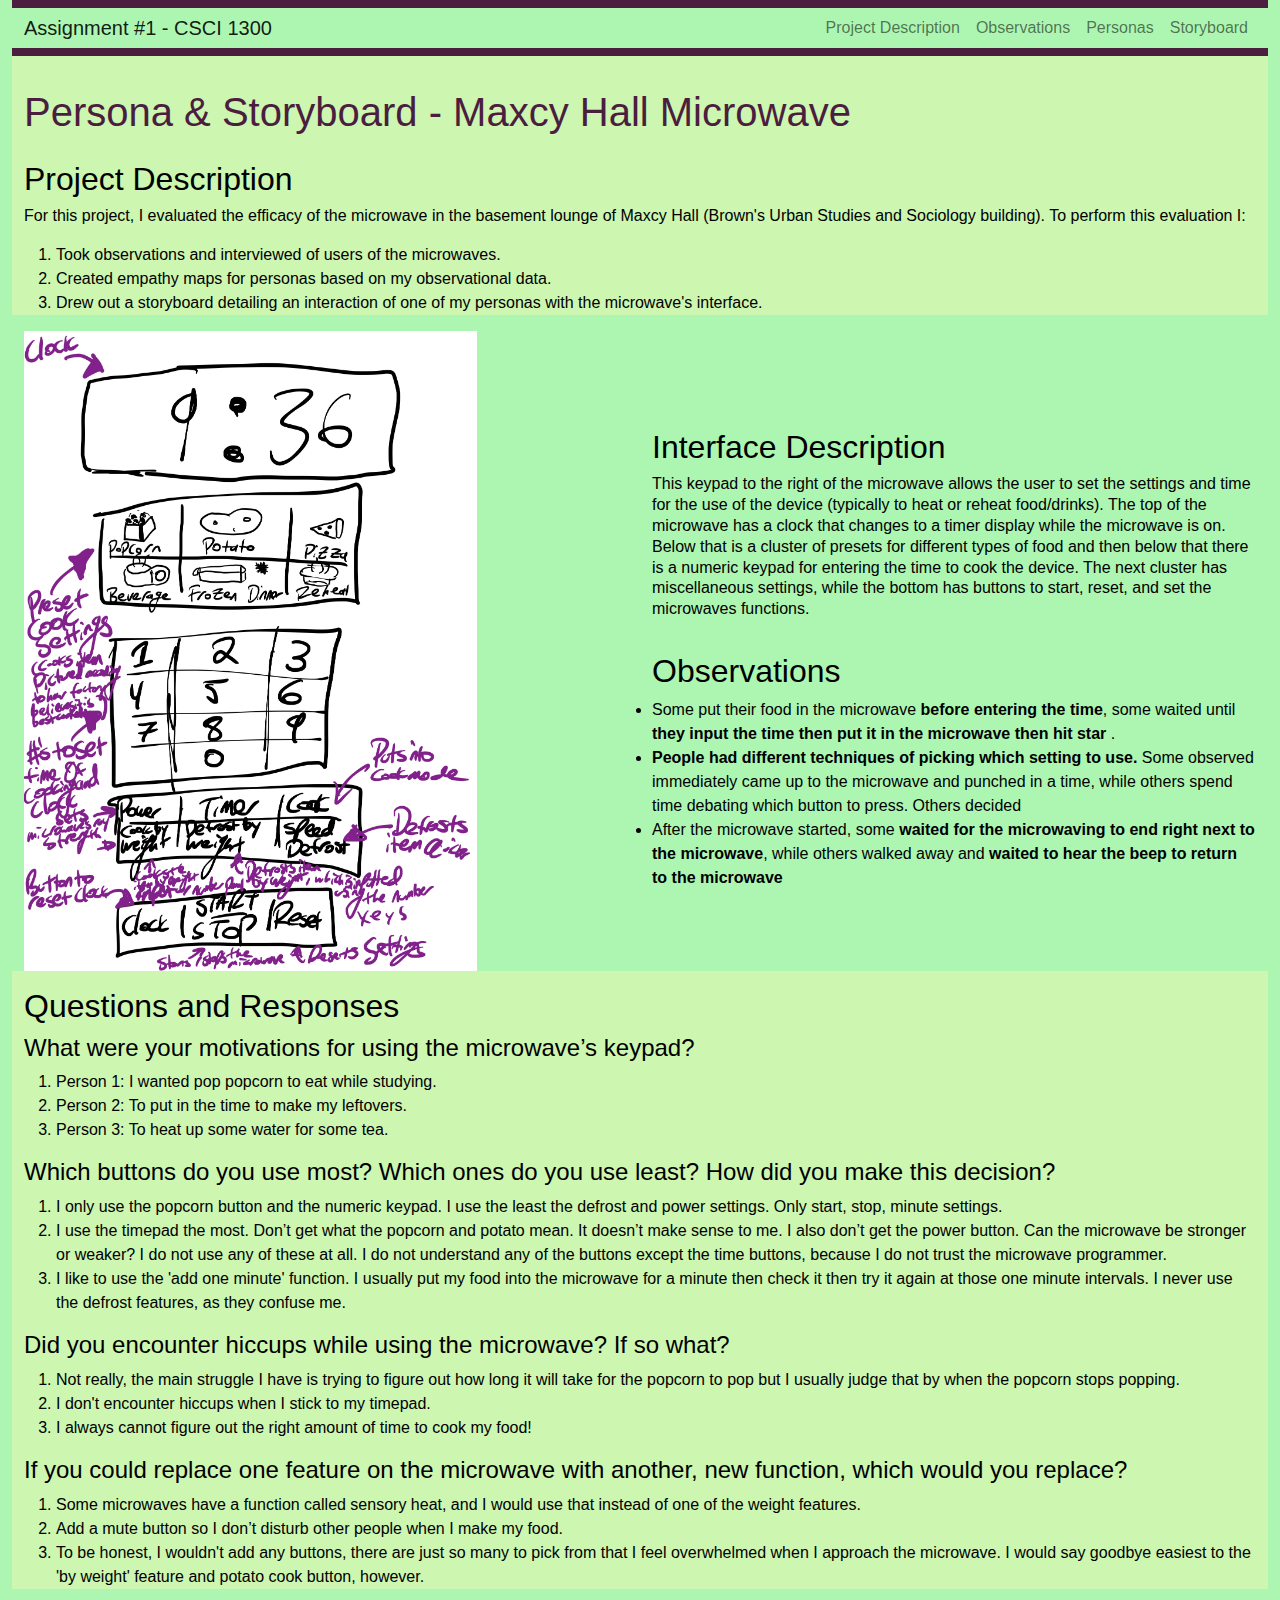
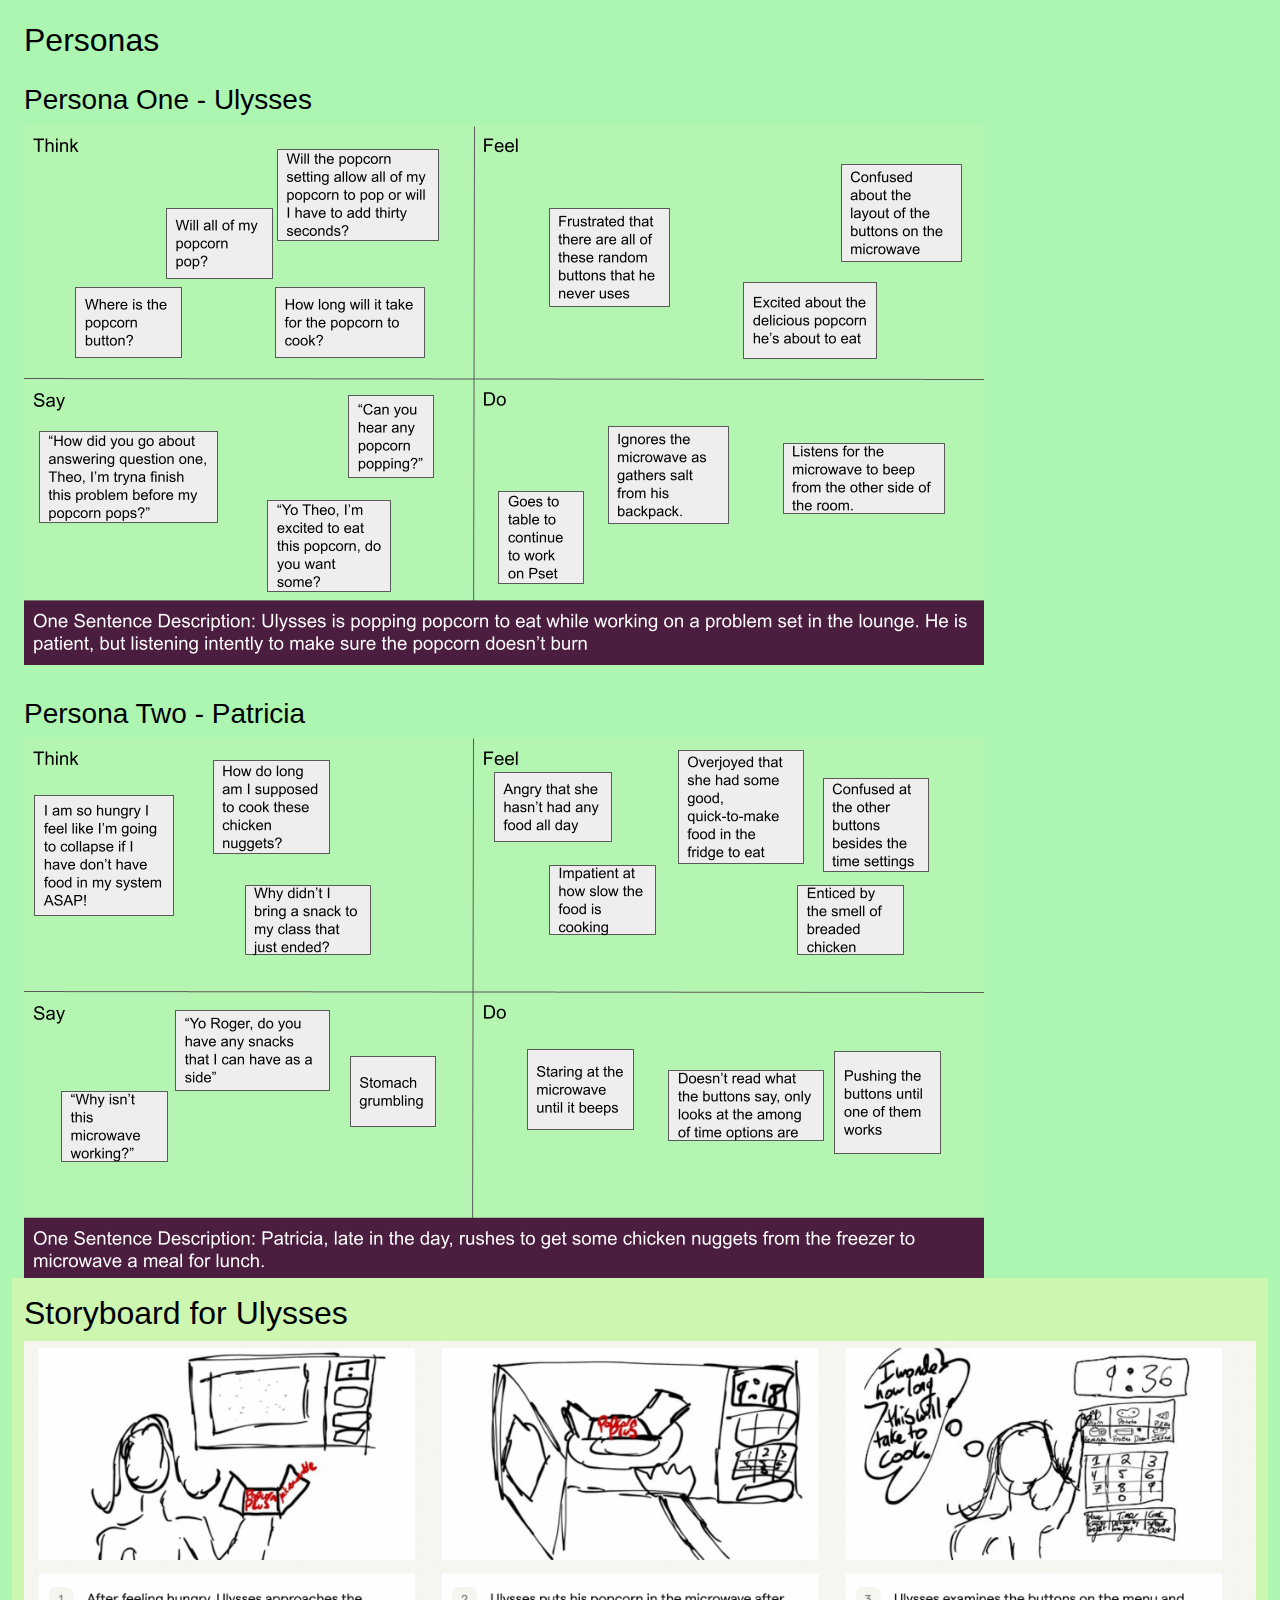
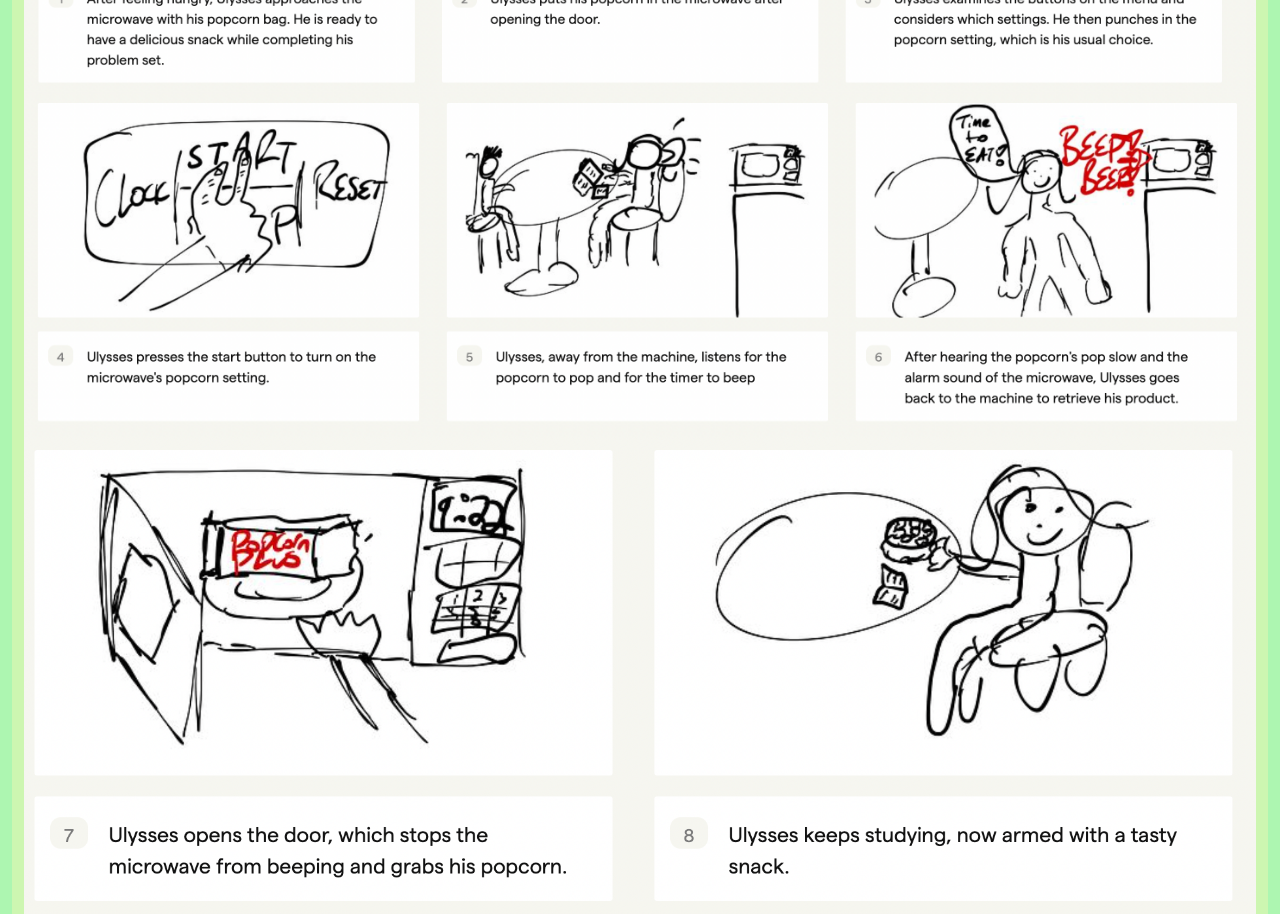
<file: index.html>
<!doctype html>
<html lang="en">

<head>
    <meta charset="utf-8">
    <meta name="viewport" content="width=device-width, initial-scale=1">
    <link rel="stylesheet" href="Bootstrap-css-assignment-1.css">
    <link rel="stylesheet" href="CSS-Assignment-1.css">
    <title> Assignment #1 - CSCI 1300 </title>
</head>


<body>
    <div class="container-fluid the-body">
        <nav class="navbar navbar-expand-lg">
            <div class="container-fluid">
                <a class="navbar-brand" href="#">Assignment #1 - CSCI 1300</a>
                <div class="collapse navbar-collapse">
                    <ul class="navbar-nav ms-auto">
                        <li class="navbar-item"><a class="nav-link" href="#project_description">Project Description</a>
                        </li>
                        <li class="navbar-item"><a class="nav-link" href="#observations">Observations</a></li>
                        <li class="navbar-item"><a class="nav-link" href="#personas">Personas</a></li>
                        <li class="navbar-item"><a class="nav-link" href="#storyboard">Storyboard</a></li>
                    </ul>
                </div>
            </div>
        </nav>
        <div class="container-fluid main-section">
            <a id="project_description"></a>
            <h1>
                Persona & Storyboard - Maxcy Hall Microwave
            </h1>
            <h2>
                Project Description
            </h2>
            <p>
                For this project, I evaluated the efficacy of the microwave in the basement lounge of Maxcy Hall
                (Brown's Urban
                Studies and Sociology building). To perform
                this evaluation I:
            <ol>
                <li>Took observations and interviewed of users of the microwaves.</li>
                <li>Created empathy maps for personas based on my observational data.</li>
                <li>Drew out a storyboard detailing an interaction of one of my personas with the microwave's
                    interface.</li>
            </ol>
            </p>
        </div>
        <div id="interface description" class="container-fluid main-section">
            <div class="row align-items-center">
                <div class="col">
                    <img class="border border-white" src="./Images/Microwave_diagram.jpg"
                        alt="sketch of microwave interface" style="height: 40rem;">
                </div>
                <div class="col align-items-center">
                    <h2>
                        Interface Description
                    </h2>
                    <div>
                        <p>
                            This keypad to the right of the microwave allows the user to set the settings and time for
                            the use of the device (typically to heat or reheat food/drinks). The top of the microwave
                            has a clock that changes to a timer display while the microwave is on. Below that is a
                            cluster of presets for different types of food and then below that there is a
                            numeric keypad for entering the time to cook the device. The next cluster has miscellaneous
                            settings, while the bottom has buttons to start, reset, and set the microwaves functions.
                        </p>
                    </div>
                    <div class="main-section" id="observations">
                        <h2>
                            Observations
                        </h2>
                        <li> Some put their food in the microwave <b> before entering the time</b>, some waited until <b>they
                                input the
                                time then
                                put it in the microwave then hit star </b>.
                            </b> </li>
                        <li> <b>
                                People had different techniques of picking which setting to use. </b> Some observed
                            immediately came
                            up to the microwave and punched in a time, while others spend time
                            debating which button to press. Others decided </li>
                        <li>
                            After the microwave started, some <b> waited for the microwaving to end right next to the
                                microwave</b>,
                                while others walked away and
                                <b>waited to hear the beep to return to the microwave </b>
                        </li>
                    </div>
                </div>
            </div>

        </div>
        <div class="container-fluid main-section">
            <h2> Questions and Responses
            </h2>
            <h4> What were your motivations for using the microwave’s keypad?
            </h4>
            <div>
                <ol>
                    <li> Person 1: I wanted pop popcorn to eat while studying.
                    </li>
                    <li> Person 2: To put in the time to make my leftovers.
                    </li>
                    <li> Person 3: To heat up some water for some tea. </li>
                </ol>
            </div>
            <h4> Which buttons do you use most? Which ones do you use least? How did you make this decision?
            </h4>
            <div>
                <ol>
                    <li> I only use the popcorn button and the numeric keypad. I use the least the defrost and power
                        settings. Only start, stop, minute settings.
                    </li>
                    <li> I use the timepad the most. Don’t get what the popcorn and potato mean. It doesn’t make sense
                        to me. I also don’t get the power button. Can the microwave be stronger or weaker? I do not use
                        any of these at all. I do not understand any of the buttons except the time buttons, because I
                        do not trust the microwave programmer.
                    </li>
                    <li> I like to use the 'add one minute' function. I usually put my food into the microwave for a
                        minute then check it then try it again at those one minute intervals. I never use the defrost
                        features, as they confuse me. </li>
                </ol>
            </div>
            <h4> Did you encounter hiccups while using the microwave? If so what?
            </h4>
            <div>
                <ol>
                    <li> Not really, the main struggle I have is trying to figure out how long it will take for the
                        popcorn to pop but I usually judge that by when the popcorn stops popping. </li>
                    <li> I don't encounter hiccups when I stick to my timepad. </li>
                    <li> I always cannot figure out the right amount of time to cook my food!</li>
                </ol>
            </div>
            <h4> If you could replace one feature on the microwave with another, new function, which would you replace?
            </h4>
            <div>
                <ol>
                    <li> Some microwaves have a function called sensory heat, and I would use that instead of one of the
                        weight features. </li>
                    <li> Add a mute button so I don’t disturb other people when I make my food. </li>
                    <li> To be honest, I wouldn't add any buttons, there are just so many to pick from that I feel
                        overwhelmed when I approach the microwave.
                        I would say goodbye easiest to the 'by weight' feature and potato cook button, however. </li>
                </ol>
            </div>
        </div>
        <div class="container-fluid main-section" id="personas">
            <h2>
                Personas
            </h2>
            <h3>
                Persona One - Ulysses
            </h3>
            <p>
                <img class="img-fluid" src="./Images/Empathy_map_2.png"
                    alt="empathy map of Ulysses is popping popcorn to eat while working on a problem set in the lounge. He is patient, but listening intently to make sure the popcorn doesn’t burn"
                    style="height: 80%;">
            </p>
            <h3>
                Persona Two - Patricia
            </h3>
            <img class="img-fluid" src="./Images/Empathy_map_1.png" alt="empathy map of Patricia, late in the day, rushes to get some chicken nuggets from the freezer to microwave a meal for lunch.
                    " style="height: 80%;">
        </div>
        <div class="container-fluid main-section" id="storyboard">
            <h2>
                Storyboard for Ulysses
            </h2>
            <img class="img-fluid" src="./Images/CleanShot 2022-10-07 at 13.41.10@2x.png"
                alt="Storyboard of Patricia as she makes popcorn (first three slides of eight).">
            <img class="img-fluid" src="./Images/CleanShot 2022-10-07 at 13.41.15@2x.png"
                alt="Storyboard of Patricia as she makes popcorn (slides four to six of eight).">
            <img src="./Images/CleanShot 2022-10-07 at 13.41.20@2x.png"
                alt="Storyboard of Patricia as she makes popcorn (last two slides)." class="img-fluid">
        </div>
    </div>
</body>

</html>
</file>
<file: CSS-Assignment-1.css>
#HTML-assignment1 

  /*
vars and color
 */
 :root {
    /* define the color pallete */
    --primary-color: #ADF6B1;
    --secondary-color: #00F7DF;
    --accent-color: #4B1D3F;
}

body{
  font-family: -apple-system, BlinkMacSystemFont, avenir next, avenir, segoe ui, helvetica neue, helvetica, Cantarell, Ubuntu, roboto, noto, arial, sans-serif;
  background-color: rgb(135, 246, 177);
  color: #000000;
  line-height: 1.5;
}

  .the-body{
    padding: 4;
  }

  .navbar{
    background-color: #4B1D3F;
  }
  
  .container-fluid {
    background-color: #ADF6B1;
    padding: 2;
  }
  
  .main-section {
    margin: 10;
  }
  
  h1{
    font-family: -apple-system, BlinkMacSystemFont, avenir next, avenir, segoe ui, helvetica neue, helvetica, Cantarell, Ubuntu, roboto, noto, arial, sans-serif;
    color: #4B1D3F;
    padding-top: 2rem;
  }

  h2{
    padding-top: 1rem;
  }

  h3{
    padding-top: 1rem;
  }

  div.the-body>div:nth-of-type(odd) {
    background: rgb(205, 246, 177);
  }

html {
    scroll-behavior: smooth;
}

p {
    line-height: 1.3;
}
</file>
